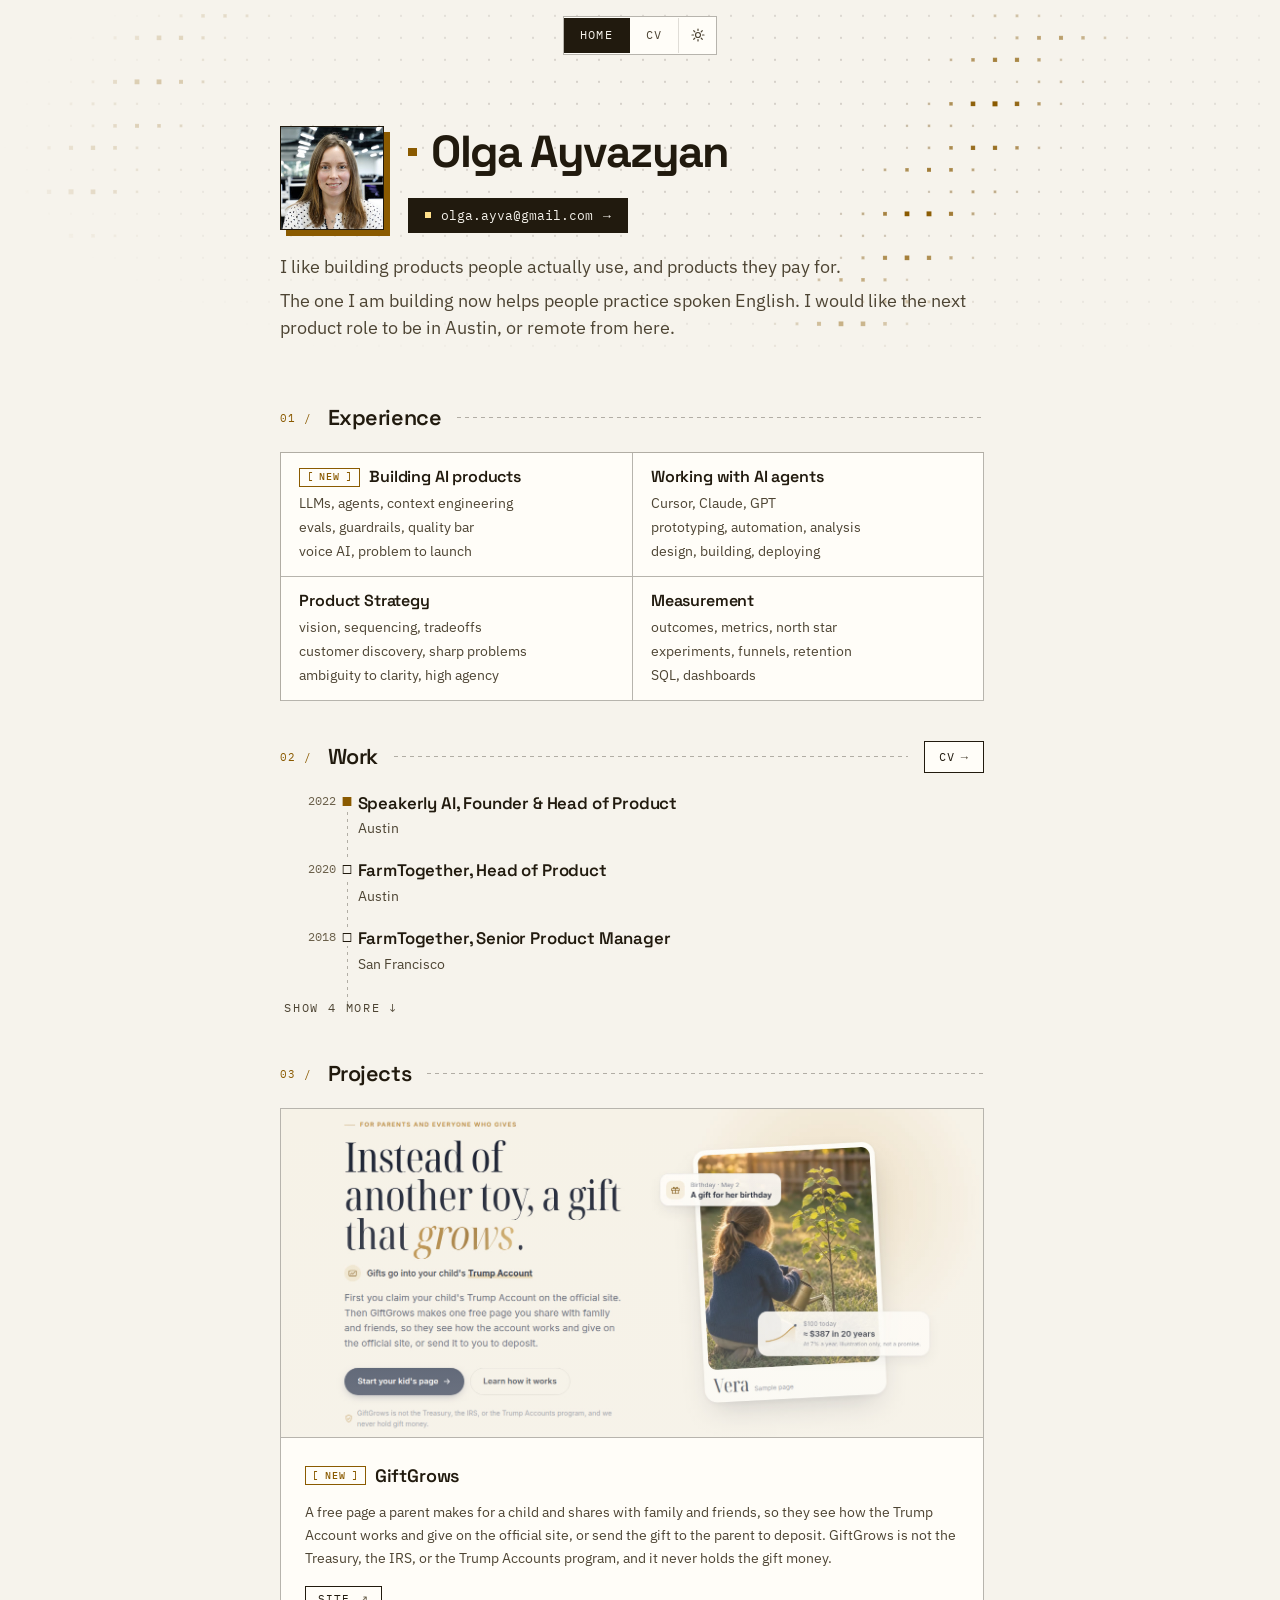
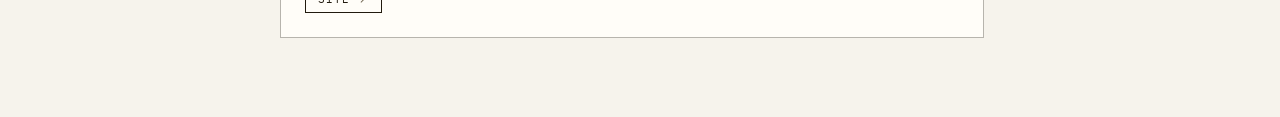
<file: index.html>
<!DOCTYPE html>
<html lang="en">
<head>
  <meta charset="utf-8">
  <meta name="viewport" content="width=device-width, initial-scale=1">
  <title>Olga Ayvazyan</title>
  <meta name="description" content="Olga Ayvazyan. I build products people use, and products they pay for.">
  <meta name="robots" content="noindex">
  <link rel="icon" href="favicon.png" type="image/png">
  <link rel="stylesheet" href="styles.css">
  <script>
    (function () {
      try {
        var t = localStorage.getItem("theme");
        var dark = t === "dark" || ((!t || t === "system") && matchMedia("(prefers-color-scheme: dark)").matches);
        document.documentElement.classList.toggle("dark", dark);
      } catch (e) {}
    })();
  </script>
</head>
<body>
  <nav class="site-nav" aria-label="Site">
    <div class="nav-pill cut">
      <ul class="nav-links">
        <li><a class="nav-link" href="index.html" aria-current="page">Home</a></li>
        <li><a class="nav-link" href="cv.html">CV</a></li>
      </ul>
      <span class="nav-rule" aria-hidden="true"></span>
      <button type="button" class="theme-toggle" data-theme-toggle aria-label="Switch color theme">
        <svg class="icon-moon" xmlns="http://www.w3.org/2000/svg" fill="none" viewBox="0 0 24 24" stroke-width="1.8" stroke="currentColor" aria-hidden="true">
          <path stroke-linecap="round" stroke-linejoin="round" d="M21.752 15.002A9.718 9.718 0 0118 15.75c-5.385 0-9.75-4.365-9.75-9.75 0-1.33.266-2.597.748-3.752A9.753 9.753 0 003 11.25C3 16.635 7.365 21 12.75 21a9.753 9.753 0 009.002-5.998z"/>
        </svg>
        <svg class="icon-sun" xmlns="http://www.w3.org/2000/svg" fill="none" viewBox="0 0 24 24" stroke-width="1.8" stroke="currentColor" aria-hidden="true">
          <path stroke-linecap="round" stroke-linejoin="round" d="M12 3v2.25m6.364.386-1.591 1.591M21 12h-2.25m-.386 6.364-1.591-1.591M12 18.75V21m-4.773-4.227-1.591 1.591M5.25 12H3m4.227-4.773L5.636 5.636M15.75 12a3.75 3.75 0 11-7.5 0 3.75 3.75 0 017.5 0z"/>
        </svg>
      </button>
    </div>
  </nav>

  <main class="site-main" id="top">
    <header class="hero">
      <div class="hero-canvas" data-hero-canvas aria-hidden="true">
        <div class="hero-glow"></div>
        <canvas class="hero-webgl"></canvas>
      </div>
      <div class="identity reveal">
        <img class="avatar" src="olga.jpg" width="200" height="200" alt="Olga Ayvazyan">
        <div class="identity-copy">
          <div class="identity-name">
            <span class="gem" aria-hidden="true"></span>
            <h1>Olga Ayvazyan</h1>
          </div>
          <a class="contact" href="mailto:olga.ayva@gmail.com">
            <span class="gem" aria-hidden="true"></span>
            olga.ayva@gmail.com
            <span class="arrow" aria-hidden="true">→</span>
          </a>
        </div>
      </div>
      <div class="intro reveal">
        <p>I like building products people actually use, and products they pay for.</p>
        <p>The one I am building now helps people practice spoken English. I would like the next product role to be in Austin, or remote from here.</p>
      </div>
    </header>

    <section class="section" id="experience" aria-labelledby="experience-heading">
      <div class="section-head reveal">
        <span class="section-index">01 /</span>
        <h2 id="experience-heading">Experience</h2>
        <span class="section-rule" aria-hidden="true"></span>
      </div>
      <div class="area-grid">
        <article class="area spotlight cut cut-hover reveal">
          <h3><span class="new-tag"><span class="new-mark" aria-hidden="true"></span>New</span><span>Building AI products</span></h3>
          <p>LLMs, agents, context engineering</p>
          <p>evals, guardrails, quality bar</p>
          <p>voice AI, problem to launch</p>
        </article>
        <article class="area spotlight cut cut-hover reveal" style="--reveal-delay: 70ms">
          <h3>Working with AI agents</h3>
          <p>Cursor, Claude, GPT</p>
          <p>prototyping, automation, analysis</p>
          <p>design, building, deploying</p>
        </article>
        <article class="area spotlight cut cut-hover reveal" style="--reveal-delay: 140ms">
          <h3>Product Strategy</h3>
          <p>vision, sequencing, tradeoffs</p>
          <p>customer discovery, sharp problems</p>
          <p>ambiguity to clarity, high agency</p>
        </article>
        <article class="area spotlight cut cut-hover reveal" style="--reveal-delay: 210ms">
          <h3>Measurement</h3>
          <p>outcomes, metrics, north star</p>
          <p>experiments, funnels, retention</p>
          <p>SQL, dashboards</p>
        </article>
      </div>
    </section>

    <section class="section" id="work" aria-labelledby="work-heading">
      <div class="section-head reveal">
        <span class="section-index">02 /</span>
        <h2 id="work-heading">Work</h2>
        <span class="section-rule" aria-hidden="true"></span>
        <a class="section-action cut cut-hover" href="cv.html">CV <span class="arrow" aria-hidden="true">→</span></a>
      </div>
      <div class="timeline reveal" data-timeline style="--reveal-delay: 80ms">
        <span class="timeline-rail" aria-hidden="true"></span>
        <ul class="timeline-list" data-timeline-visible>
          <li class="job is-current">
            <p class="when">2022</p>
            <span class="job-mark pulse-dot"></span>
            <div class="job-body">
              <h3>Speakerly AI, Founder &amp; Head of Product</h3>
              <p class="where">Austin</p>
            </div>
          </li>
          <li class="job">
            <p class="when">2020</p>
            <span class="job-mark"></span>
            <div class="job-body">
              <h3>FarmTogether, Head of Product</h3>
              <p class="where">Austin</p>
            </div>
          </li>
          <li class="job">
            <p class="when">2018</p>
            <span class="job-mark"></span>
            <div class="job-body">
              <h3>FarmTogether, Senior Product Manager</h3>
              <p class="where">San Francisco</p>
            </div>
          </li>
          <li class="job">
            <p class="when">2016</p>
            <span class="job-mark"></span>
            <div class="job-body">
              <h3>Pronounce, Software Engineer</h3>
              <p class="where">San Francisco</p>
            </div>
          </li>
          <li class="job">
            <p class="when">2013</p>
            <span class="job-mark"></span>
            <div class="job-body">
              <h3>Yandex, Product Manager</h3>
              <p class="where">Moscow</p>
            </div>
          </li>
          <li class="job">
            <p class="when">2011</p>
            <span class="job-mark"></span>
            <div class="job-body">
              <h3>DevConf, Program Committee</h3>
              <p class="where">Moscow</p>
            </div>
          </li>
          <li class="job">
            <p class="when">2010</p>
            <span class="job-mark"></span>
            <div class="job-body">
              <h3>ING Bank (Eurasia), Internship</h3>
              <p class="where">Moscow</p>
            </div>
          </li>
        </ul>
        <div class="timeline-more" data-timeline-more>
          <div class="timeline-more-clip">
            <ul class="timeline-list" inert></ul>
          </div>
        </div>
        <button type="button" class="show-more" data-timeline-toggle hidden aria-expanded="false">
          <span data-timeline-label>Show more</span>
          <span class="chev" aria-hidden="true">↓</span>
        </button>
      </div>
    </section>

    <section class="section" id="projects" aria-labelledby="projects-heading">
      <div class="section-head reveal">
        <span class="section-index">03 /</span>
        <h2 id="projects-heading">Projects</h2>
        <span class="section-rule" aria-hidden="true"></span>
      </div>
      <div class="project-grid" data-projects>
        <article class="project-card spotlight cut cut-hover reveal">
          <a class="project-shot" href="https://giftgrows.com/" tabindex="-1" aria-hidden="true">
            <img src="giftgrows.jpg" alt="GiftGrows homepage" width="1440" height="675">
          </a>
          <div class="project-body">
            <h3><span class="new-tag"><span class="new-mark" aria-hidden="true"></span>New</span><a href="https://giftgrows.com/">GiftGrows</a></h3>
            <p>A free page a parent makes for a child and shares with family and friends, so they see how the Trump Account works and give on the official site, or send the gift to the parent to deposit. GiftGrows is not the Treasury, the IRS, or the Trump Accounts program, and it never holds the gift money.</p>
            <div class="project-links">
              <a class="chip cut cut-hover" href="https://giftgrows.com/">Site <span class="ext">↗</span></a>
            </div>
          </div>
        </article>
      </div>
    </section>
  </main>
  <script src="site.js"></script>
</body>
</html>
</file>
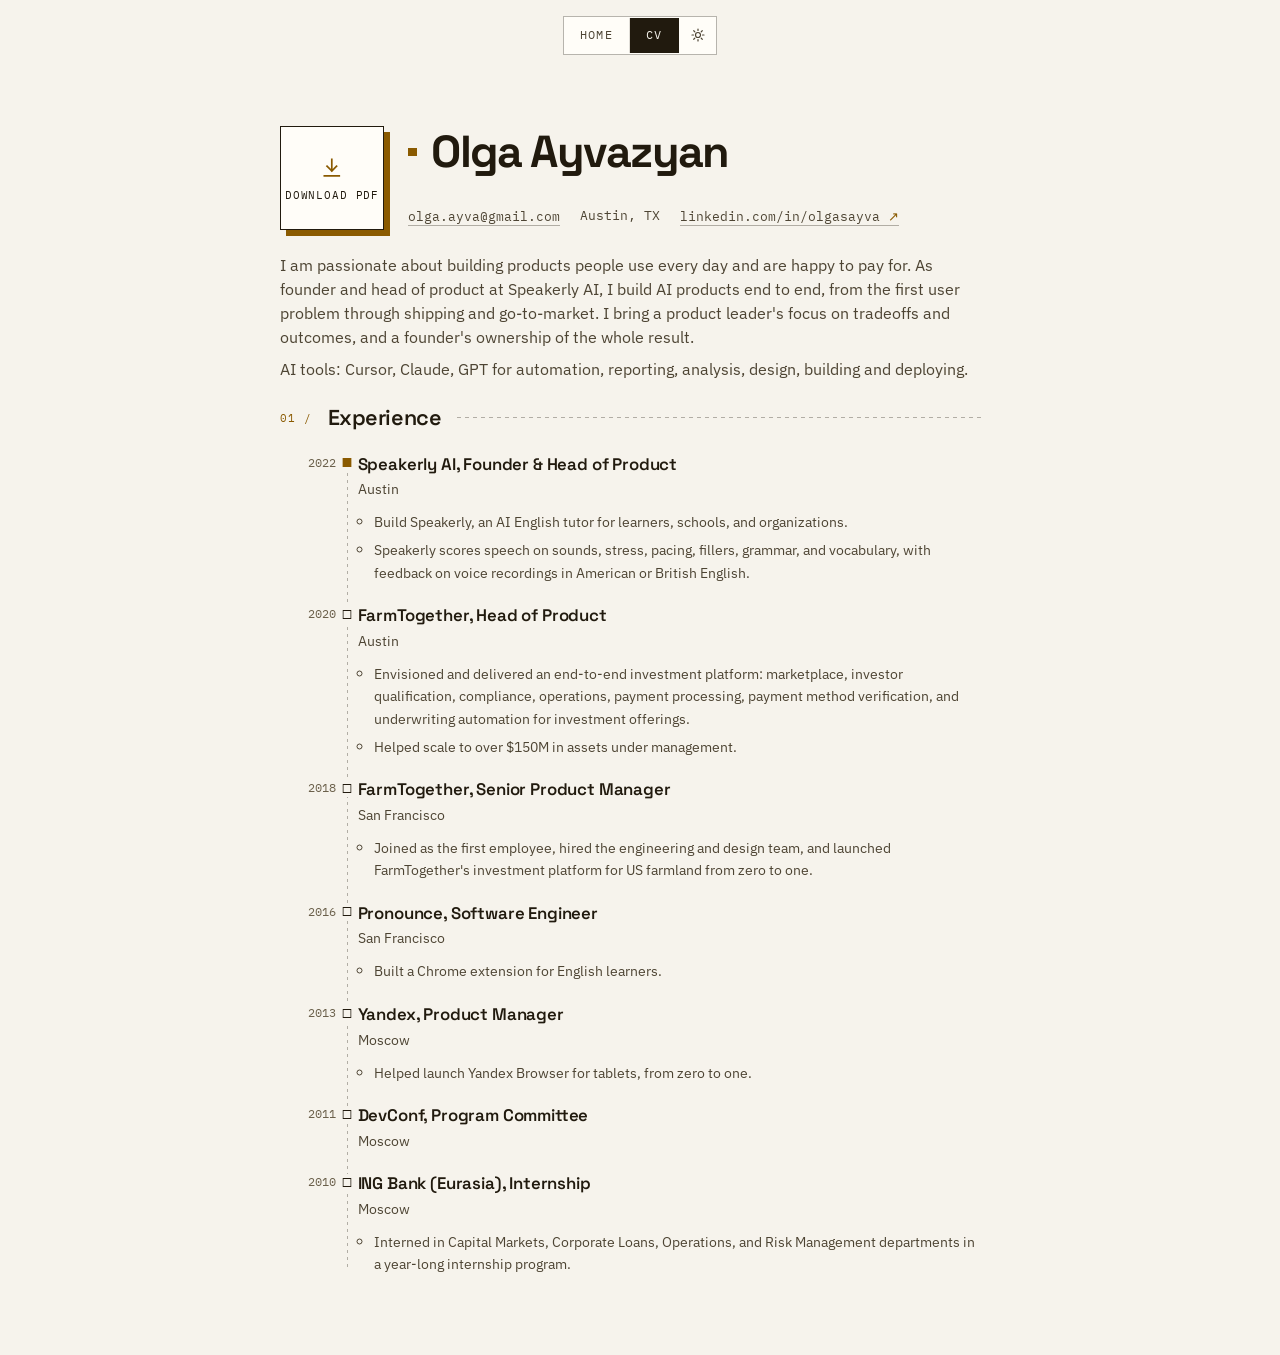
<file: cv.html>
<!DOCTYPE html>
<html lang="en">
<head>
  <meta charset="utf-8">
  <meta name="viewport" content="width=device-width, initial-scale=1">
  <title>Olga Ayvazyan</title>
  <meta name="description" content="Olga Ayvazyan. CV.">
  <meta name="robots" content="noindex">
  <link rel="icon" href="favicon.png" type="image/png">
  <link rel="stylesheet" href="styles.css">
  <script>
    (function () {
      try {
        var t = localStorage.getItem("theme");
        var dark = t === "dark" || ((!t || t === "system") && matchMedia("(prefers-color-scheme: dark)").matches);
        document.documentElement.classList.toggle("dark", dark);
      } catch (e) {}
    })();
  </script>
</head>
<body>
  <nav class="site-nav" aria-label="Site">
    <div class="nav-pill cut">
      <ul class="nav-links">
        <li><a class="nav-link" href="index.html">Home</a></li>
        <li><a class="nav-link" href="cv.html" aria-current="page">CV</a></li>
      </ul>
      <span class="nav-rule" aria-hidden="true"></span>
      <button type="button" class="theme-toggle" data-theme-toggle aria-label="Switch color theme">
        <svg class="icon-moon" xmlns="http://www.w3.org/2000/svg" fill="none" viewBox="0 0 24 24" stroke-width="1.8" stroke="currentColor" aria-hidden="true">
          <path stroke-linecap="round" stroke-linejoin="round" d="M21.752 15.002A9.718 9.718 0 0118 15.75c-5.385 0-9.75-4.365-9.75-9.75 0-1.33.266-2.597.748-3.752A9.753 9.753 0 003 11.25C3 16.635 7.365 21 12.75 21a9.753 9.753 0 009.002-5.998z"/>
        </svg>
        <svg class="icon-sun" xmlns="http://www.w3.org/2000/svg" fill="none" viewBox="0 0 24 24" stroke-width="1.8" stroke="currentColor" aria-hidden="true">
          <path stroke-linecap="round" stroke-linejoin="round" d="M12 3v2.25m6.364.386-1.591 1.591M21 12h-2.25m-.386 6.364-1.591-1.591M12 18.75V21m-4.773-4.227-1.591 1.591M5.25 12H3m4.227-4.773L5.636 5.636M15.75 12a3.75 3.75 0 11-7.5 0 3.75 3.75 0 017.5 0z"/>
        </svg>
      </button>
    </div>
  </nav>

  <main class="site-main cv-page" id="top">
    <header class="hero cv-hero">
      <div class="identity reveal">
        <a class="avatar cv-download-square" href="cv.pdf" download="Olga-Ayvazyan-CV.pdf">
          <svg xmlns="http://www.w3.org/2000/svg" fill="none" viewBox="0 0 24 24" stroke-width="1.6" stroke="currentColor" aria-hidden="true">
            <path stroke-linecap="square" d="M12 4v11m0 0-4.5-4.5M12 15l4.5-4.5M5 19.5h14"/>
          </svg>
          <span>Download PDF</span>
        </a>
        <div class="identity-copy">
          <div class="identity-name">
            <span class="gem" aria-hidden="true"></span>
            <h1>Olga Ayvazyan</h1>
          </div>
          <ul class="cv-contacts" aria-label="Contacts">
            <li><a class="cv-contact" href="mailto:olga.ayva@gmail.com">olga.ayva@gmail.com</a></li>
            <li class="cv-contact">Austin, TX</li>
            <li><a class="cv-contact" href="https://www.linkedin.com/in/olgasayva">linkedin.com/in/olgasayva <span class="ext" aria-hidden="true">↗</span></a></li>
          </ul>
        </div>
      </div>
      <div class="intro reveal">
        <p class="cv-summary">I am passionate about building products people use every day and are happy to pay for. As founder and head of product at Speakerly AI, I build AI products end to end, from the first user problem through shipping and go-to-market. I bring a product leader's focus on tradeoffs and outcomes, and a founder's ownership of the whole result.</p>
        <p class="cv-summary cv-tools">AI tools: Cursor, Claude, GPT for automation, reporting, analysis, design, building and deploying.</p>
      </div>
    </header>

    <section class="section" id="experience" aria-labelledby="experience-heading">
      <div class="section-head reveal">
        <span class="section-index">01 /</span>
        <h2 id="experience-heading">Experience</h2>
        <span class="section-rule" aria-hidden="true"></span>
      </div>
      <div class="timeline">
        <span class="timeline-rail" aria-hidden="true"></span>
        <ul class="timeline-list">
          <li class="job is-current">
            <p class="when">2022</p>
            <span class="job-mark pulse-dot"></span>
            <div class="job-body">
              <h3>Speakerly AI, Founder &amp; Head of Product</h3>
              <p class="where">Austin</p>
              <ul>
                <li>Build Speakerly, an AI English tutor for learners, schools, and organizations.</li>
                <li>Speakerly scores speech on sounds, stress, pacing, fillers, grammar, and vocabulary, with feedback on voice recordings in American or British English.</li>
              </ul>
            </div>
          </li>
          <li class="job">
            <p class="when">2020</p>
            <span class="job-mark"></span>
            <div class="job-body">
              <h3>FarmTogether, Head of Product</h3>
              <p class="where">Austin</p>
              <ul>
                <li>Envisioned and delivered an end-to-end investment platform: marketplace, investor qualification, compliance, operations, payment processing, payment method verification, and underwriting automation for investment offerings.</li>
                <li>Helped scale to over $150M in assets under management.</li>
              </ul>
            </div>
          </li>
          <li class="job">
            <p class="when">2018</p>
            <span class="job-mark"></span>
            <div class="job-body">
              <h3>FarmTogether, Senior Product Manager</h3>
              <p class="where">San Francisco</p>
              <ul>
                <li>Joined as the first employee, hired the engineering and design team, and launched FarmTogether's investment platform for US farmland from zero to one.</li>
              </ul>
            </div>
          </li>
          <li class="job">
            <p class="when">2016</p>
            <span class="job-mark"></span>
            <div class="job-body">
              <h3>Pronounce, Software Engineer</h3>
              <p class="where">San Francisco</p>
              <ul>
                <li>Built a Chrome extension for English learners.</li>
              </ul>
            </div>
          </li>
          <li class="job">
            <p class="when">2013</p>
            <span class="job-mark"></span>
            <div class="job-body">
              <h3>Yandex, Product Manager</h3>
              <p class="where">Moscow</p>
              <ul>
                <li>Helped launch Yandex Browser for tablets, from zero to one.</li>
              </ul>
            </div>
          </li>
          <li class="job">
            <p class="when">2011</p>
            <span class="job-mark"></span>
            <div class="job-body">
              <h3>DevConf, Program Committee</h3>
              <p class="where">Moscow</p>
            </div>
          </li>
          <li class="job">
            <p class="when">2010</p>
            <span class="job-mark"></span>
            <div class="job-body">
              <h3>ING Bank (Eurasia), Internship</h3>
              <p class="where">Moscow</p>
              <ul>
                <li>Interned in Capital Markets, Corporate Loans, Operations, and Risk Management departments in a year-long internship program.</li>
              </ul>
            </div>
          </li>
        </ul>
      </div>
    </section>
  </main>
  <script src="site.js"></script>
</body>
</html>
</file>
<file: styles.css>
/* Signal Grid, Ochre palette: Space Grotesk, IBM Plex Sans, IBM Plex Mono. All SIL Open Font License, latin subsets. */

@font-face {
  font-family: "Space Grotesk";
  font-style: normal;
  font-weight: 400 700;
  font-display: swap;
  src: url("fonts/space-grotesk.woff2") format("woff2");
}

@font-face {
  font-family: "IBM Plex Sans";
  font-style: normal;
  font-weight: 400;
  font-display: swap;
  src: url("fonts/ibm-plex-sans-400.woff2") format("woff2");
}

@font-face {
  font-family: "IBM Plex Sans";
  font-style: normal;
  font-weight: 500;
  font-display: swap;
  src: url("fonts/ibm-plex-sans-500.woff2") format("woff2");
}

@font-face {
  font-family: "IBM Plex Sans";
  font-style: normal;
  font-weight: 600;
  font-display: swap;
  src: url("fonts/ibm-plex-sans-600.woff2") format("woff2");
}

@font-face {
  font-family: "IBM Plex Mono";
  font-style: normal;
  font-weight: 400;
  font-display: swap;
  src: url("fonts/ibm-plex-mono-400.woff2") format("woff2");
}

@font-face {
  font-family: "IBM Plex Mono";
  font-style: normal;
  font-weight: 500;
  font-display: swap;
  src: url("fonts/ibm-plex-mono-500.woff2") format("woff2");
}

:root {
  --bg: #f6f3ec;
  --bg-elevated: #fffdf8;
  --surface: #211a0e05;
  --surface-hover: #8a5a000f;
  --line: #211a0e24;
  --line-strong: #211a0e52;
  --fg: #211a0e;
  --muted: #4d4433;
  --faint: #6b604b;
  --accent: #8a5a00;
  --accent-2: #211a0e;
  --accent-glow: #8a5a0012;
  --amber: #8a5a00;
  --highlight: #ffe08a;
  --selection: #ffe08a99;
  --panel: #fffdf8;
  --panel-hover: #fffdf8;
  --grain-opacity: 0;
  --dot: #211a0e26;
  --on-highlight: #211a0e;
  --dot-lit: #8a5a00;
  --font-sans: "IBM Plex Sans", ui-sans-serif, system-ui, sans-serif;
  --font-mono: "IBM Plex Mono", ui-monospace, monospace;
  --font-display: "Space Grotesk", "IBM Plex Sans", sans-serif;
  color-scheme: light;
}

html.dark {
  --bg: #13100a;
  --bg-elevated: #1c1810;
  --surface: #f3ecdc05;
  --surface-hover: #f0b94a12;
  --line: #f3ecdc1f;
  --line-strong: #f3ecdc4d;
  --fg: #f3ecdc;
  --muted: #c1b59c;
  --faint: #998d75;
  --accent: #f0b94a;
  --accent-2: #f3ecdc;
  --accent-glow: #f0b94a1a;
  --amber: #f0b94a;
  --highlight: #ffe08a;
  --selection: #f0b94a4d;
  --panel: #1c1810;
  --panel-hover: #221e16;
  --dot: #f3ecdc24;
  --on-highlight: #211a0e;
  --dot-lit: #f0b94a;
  color-scheme: dark;
}


*,
*::before,
*::after {
  box-sizing: border-box;
}

html {
  scroll-behavior: smooth;
  overflow-x: hidden;
  background: var(--bg);
}

body {
  margin: 0;
  min-height: 100vh;
  overflow-x: hidden;
  background: var(--bg);
  color: var(--fg);
  font-family: var(--font-sans);
  font-size: 16px;
  line-height: 1.5;
  -webkit-font-smoothing: antialiased;
  text-rendering: optimizeLegibility;
}

body::after {
  content: "";
  position: fixed;
  inset: 0;
  z-index: 80;
  pointer-events: none;
  opacity: var(--grain-opacity);
  background-image: url("data:image/svg+xml,%3Csvg xmlns='http://www.w3.org/2000/svg' width='160' height='160'%3E%3Cfilter id='n'%3E%3CfeTurbulence type='fractalNoise' baseFrequency='0.9' numOctaves='2' stitchTiles='stitch'/%3E%3C/filter%3E%3Crect width='100%25' height='100%25' filter='url(%23n)'/%3E%3C/svg%3E");
}

::selection {
  background: var(--accent-glow);
}

a {
  color: inherit;
  text-decoration: none;
}

button,
a {
  -webkit-tap-highlight-color: transparent;
}

button {
  font: inherit;
  color: inherit;
  background: none;
  border: 0;
  padding: 0;
  cursor: pointer;
}

:focus-visible {
  outline: 2px solid var(--amber);
  outline-offset: 3px;
}

.cut {
  --c: var(--cut, 14px);
  clip-path: polygon(
    0 0,
    calc(100% - var(--c)) 0,
    100% var(--c),
    100% 100%,
    var(--c) 100%,
    0 calc(100% - var(--c))
  );
  background: var(--panel);
  transition: background 0.3s;
}

.cut-hover:hover {
  background: var(--panel-hover);
}

.site-nav {
  position: fixed;
  inset-inline: 0;
  top: 1rem;
  z-index: 50;
  display: flex;
  justify-content: center;
  padding-inline: 1rem;
}

.nav-pill {
  --cut: 10px;
  --cut-bg: color-mix(in srgb, var(--bg-elevated) 72%, transparent);
  display: flex;
  align-items: center;
  gap: 0.25rem;
  padding: 0.25rem 0.25rem 0.25rem 0.375rem;
  background: var(--cut-bg);
  backdrop-filter: blur(24px) saturate(1.5);
}

.nav-links {
  display: flex;
  align-items: center;
  gap: 0.25rem;
  margin: 0;
  padding: 0;
  list-style: none;
}

.nav-link {
  display: block;
  border-radius: 3px;
  padding: 0.375rem 0.875rem;
  font-family: var(--font-mono);
  font-size: 11px;
  text-transform: uppercase;
  letter-spacing: 0.18em;
  color: var(--muted);
  transition: color 0.2s, background 0.2s;
}

.nav-link:hover {
  color: var(--fg);
}

.nav-link[aria-current="page"] {
  background: var(--surface-hover);
  color: var(--fg);
}

.nav-rule {
  width: 1px;
  height: 1rem;
  margin-inline: 0.25rem;
  background: var(--line);
}

.theme-toggle {
  display: grid;
  place-items: center;
  width: 2rem;
  height: 2rem;
  border-radius: 3px;
  color: var(--muted);
}

.theme-toggle:hover {
  background: var(--surface-hover);
  color: var(--fg);
}

.theme-toggle svg {
  width: 1rem;
  height: 1rem;
  transition: transform 0.5s;
}

.theme-toggle:hover svg {
  transform: rotate(45deg);
}

.icon-sun {
  display: none;
}

html:not(.dark) .icon-moon {
  display: none;
}

html:not(.dark) .icon-sun {
  display: block;
}

.site-main {
  position: relative;
  z-index: 10;
  width: min(48rem, 100%);
  margin-inline: auto;
  padding: 7rem 1.25rem 8rem;
}

.hero {
  position: relative;
  padding: 6rem 0 0;
}

.hero-canvas {
  position: absolute;
  z-index: -1;
  left: 50%;
  top: -7rem;
  bottom: 0;
  width: 100vw;
  transform: translateX(-50%);
  pointer-events: none;
  -webkit-mask-image: linear-gradient(to bottom, transparent 0%, #000 18%, #000 58%, transparent 100%);
  mask-image: linear-gradient(to bottom, transparent 0%, #000 18%, #000 58%, transparent 100%);
}

.hero-glow {
  position: absolute;
  inset: 0;
  background: radial-gradient(ellipse 55% 45% at 50% 45%, var(--accent-glow), transparent 70%);
}

.hero-webgl {
  position: absolute;
  inset: 0;
  width: 100%;
  height: 100%;
  display: block;
  opacity: 0;
  transition: opacity 1.6s;
}

.hero-webgl.is-on {
  opacity: 1;
}

.identity {
  display: flex;
  flex-direction: column;
  align-items: flex-start;
  gap: 1.15rem;
}

.identity-copy {
  display: flex;
  flex-direction: column;
  align-items: flex-start;
  gap: 1.15rem;
  min-width: 0;
}

.avatar {
  --c: 18px;
  width: 108px;
  height: 108px;
  object-fit: cover;
  flex-shrink: 0;
  clip-path: polygon(
    0 0,
    calc(100% - var(--c)) 0,
    100% var(--c),
    100% 100%,
    var(--c) 100%,
    0 calc(100% - var(--c))
  );
}

.intro {
  max-width: 36rem;
  margin-top: 1.75rem;
}

.intro p {
  margin: 0;
  font-size: 1.05rem;
  line-height: 1.55;
  color: var(--muted);
}

.intro p + p {
  margin-top: 0.45rem;
}

.identity-name {
  display: flex;
  align-items: center;
  gap: 0.9rem;
}

.contact {
  --c: 9px;
  display: inline-flex;
  align-items: center;
  gap: 0.625rem;
  padding: 0.5rem 1rem;
  background: var(--fg);
  color: var(--bg);
  font-family: var(--font-mono);
  font-size: 12px;
  line-height: 1;
  clip-path: polygon(
    0 0,
    calc(100% - var(--c)) 0,
    100% var(--c),
    100% 100%,
    var(--c) 100%,
    0 calc(100% - var(--c))
  );
  transition: opacity 0.2s;
}

.contact:hover {
  opacity: 0.85;
}

.contact .gem {
  width: 0.375rem;
  height: 0.375rem;
}

.contact .arrow {
  transition: transform 0.2s;
}

.contact:hover .arrow {
  transform: translateX(2px);
}

.identity .contact {
  margin-left: calc(0.5rem + 0.9rem);
}

.cv-header .contact {
  margin-top: 1.15rem;
}

.gem {
  width: 0.5rem;
  height: 0.5rem;
  flex-shrink: 0;
  background: var(--amber);
  transform: rotate(45deg);
}

h1 {
  margin: 0;
  font-family: var(--font-display);
  font-size: 1.65rem;
  font-weight: 400;
  line-height: 1.25;
  letter-spacing: 0.06em;
  text-transform: uppercase;
  background: var(--steel);
  -webkit-background-clip: text;
  background-clip: text;
  color: transparent;
}

.cv-header {
  margin-bottom: 3.5rem;
  text-align: center;
}

.cv-header h1 {
  font-size: 1.5rem;
  letter-spacing: 0.08em;
}

.cv-page .section {
  margin-top: 0;
}

.cv-download {
  --c: 8px;
  display: inline-flex;
  align-items: center;
  gap: 0.5rem;
  margin-top: 1.15rem;
  padding: 0.55rem 1.1rem;
  background: var(--fg);
  color: var(--bg);
  font-family: var(--font-mono);
  font-size: 12px;
  letter-spacing: 0.14em;
  line-height: 1;
  text-transform: uppercase;
  clip-path: polygon(
    0 0,
    calc(100% - var(--c)) 0,
    100% var(--c),
    100% 100%,
    var(--c) 100%,
    0 calc(100% - var(--c))
  );
  transition: opacity 0.2s;
}

.cv-download:hover {
  opacity: 0.85;
}

.cv-summary {
  max-width: 40rem;
  margin: 1.6rem auto 0;
  text-align: center;
  color: var(--muted);
  font-size: 1.02rem;
  line-height: 1.6;
}

.section {
  margin-top: 6rem;
  scroll-margin-top: 5.5rem;
}

.section-head {
  display: flex;
  align-items: center;
  gap: 1rem;
  margin-bottom: 2rem;
}

.section:not(:has(.area, .skill, .timeline-list li, .project-card)) .section-head {
  margin-bottom: 0;
}

.section-index {
  font-family: var(--font-mono);
  font-size: 11px;
  letter-spacing: 0.2em;
  color: var(--faint);
  white-space: nowrap;
}

.section-head h2 {
  margin: 0;
  font-family: var(--font-display);
  font-size: 15px;
  font-weight: 400;
  letter-spacing: 0.2em;
  text-transform: uppercase;
}

.section-rule {
  flex: 1;
  min-width: 1.5rem;
  height: 1px;
  background: var(--line);
}

.section-action {
  --cut: 8px;
  display: inline-flex;
  align-items: center;
  gap: 0.375rem;
  flex-shrink: 0;
  padding: 0.375rem 0.875rem;
  font-family: var(--font-mono);
  font-size: 12px;
  letter-spacing: 0.15em;
  text-transform: uppercase;
}

.section-action .arrow {
  color: var(--muted);
  transition: transform 0.2s;
}

.section-action:hover .arrow {
  transform: translateX(2px);
}

.area-grid {
  display: grid;
  gap: 1rem;
}

.area {
  --cut: 14px;
  height: 100%;
  padding: 1.25rem;
}

.area h3,
.area p {
  position: relative;
}

.area h3 {
  display: flex;
  flex-wrap: wrap;
  align-items: center;
  gap: 0.55rem;
  margin: 0;
  font-size: 1rem;
  font-weight: 500;
  letter-spacing: 0;
  text-transform: none;
}

.new-tag {
  --c: 5px;
  display: inline-flex;
  align-items: center;
  gap: 0.35rem;
  flex-shrink: 0;
  padding: 0.2rem 0.45rem;
  background: color-mix(in srgb, var(--amber) 18%, transparent);
  color: var(--amber);
  font-family: var(--font-mono);
  font-size: 10px;
  font-weight: 500;
  letter-spacing: 0.18em;
  line-height: 1;
  text-transform: uppercase;
  clip-path: polygon(
    0 0,
    calc(100% - var(--c)) 0,
    100% var(--c),
    100% 100%,
    var(--c) 100%,
    0 calc(100% - var(--c))
  );
}

.new-mark {
  width: 0.35rem;
  height: 0.35rem;
  background: var(--amber);
  transform: rotate(45deg);
}

.area p {
  margin: 0.55rem 0 0;
  font-size: 0.875rem;
  line-height: 1.65;
  color: var(--muted);
}

.lead {
  color: var(--fg);
  font-weight: 500;
}

.timeline {
  --date: 3.25rem;
  --rail-gap: 1.35rem;
  position: relative;
}

.timeline-rail {
  position: absolute;
  left: calc(var(--date) + var(--rail-gap) / 2);
  top: 0.45rem;
  bottom: 0.45rem;
  width: 1px;
  background: linear-gradient(to bottom, var(--amber), var(--line-strong), transparent);
}

.timeline:not(:has(li)) .timeline-rail {
  display: none;
}

.timeline-list {
  margin: 0;
  padding: 0;
  list-style: none;
}

.job {
  position: relative;
  display: grid;
  grid-template-columns: var(--date) minmax(0, 1fr);
  column-gap: var(--rail-gap);
  padding: 0 0 1.65rem;
}

.job:last-child {
  padding-bottom: 0;
}

.job-mark {
  position: absolute;
  left: calc(var(--date) + var(--rail-gap) / 2);
  top: 0.42rem;
  width: 8px;
  height: 8px;
  background: var(--faint);
  outline: 4px solid var(--bg);
  transform: translateX(-50%) rotate(45deg);
  transition: background 0.2s;
}

.job:hover .job-mark {
  background: var(--accent-2);
}

.job.is-current .job-mark {
  background: var(--amber);
}

.job-mark.pulse-dot {
  position: absolute;
}

.pulse-dot::after {
  content: "";
  position: absolute;
  inset: 0;
  background: inherit;
  animation: pulse-ring 2.2s cubic-bezier(0.2, 0.6, 0.3, 1) infinite;
}

@keyframes pulse-ring {
  0% {
    opacity: 0.7;
    transform: scale(1);
  }

  to {
    opacity: 0;
    transform: scale(3);
  }
}

.job h3 {
  margin: 0;
  font-size: 1.05rem;
  font-weight: 500;
}

.job .when {
  grid-column: 1;
  margin: 0;
  padding-top: 0.18rem;
  text-align: right;
  font-family: var(--font-mono);
  font-size: 0.72rem;
  line-height: 1.35;
  color: var(--faint);
}

.job-body {
  grid-column: 2;
}

.job .where {
  margin: 0.15rem 0 0;
  font-size: 0.875rem;
  color: var(--muted);
}

.job-body ul {
  margin: 0.7rem 0 0;
  padding: 0 0 0 1.05rem;
  color: var(--muted);
  font-size: 0.9rem;
  line-height: 1.55;
}

.job-body li + li {
  margin-top: 0.35rem;
}

.cv-jobs {
  position: relative;
}

.cv-rail {
  display: none;
}

.cv-item {
  position: relative;
  margin-bottom: 1rem;
}

.cv-item:last-child {
  margin-bottom: 0;
}

.cv-dot {
  display: none;
}

.cv-entry {
  padding: 1.25rem;
}

.cv-entry h3 {
  margin: 0;
  font-size: 1.125rem;
  font-weight: 600;
  letter-spacing: 0;
  text-transform: none;
}

.cv-entry .when {
  margin: 0.2rem 0 0;
  font-family: var(--font-mono);
  font-size: 0.75rem;
  color: var(--faint);
}

.cv-entry .role {
  margin: 0.75rem 0 0;
  line-height: 1.65;
  color: var(--muted);
}

.timeline-more {
  display: grid;
  grid-template-rows: 0fr;
  opacity: 0;
  transition: grid-template-rows 0.5s ease-out, opacity 0.5s ease-out;
}

.timeline-more.is-open {
  grid-template-rows: 1fr;
  opacity: 1;
}

.timeline-more-clip {
  min-height: 0;
  overflow: hidden;
}

.timeline-more .timeline-list {
  padding-top: 1.75rem;
}

.show-more[hidden] {
  display: none;
}

.show-more {
  display: inline-flex;
  align-items: center;
  gap: 0.5rem;
  margin-top: 1.5rem;
  margin-left: 0.25rem;
  font-family: var(--font-mono);
  font-size: 0.75rem;
  letter-spacing: 0.15em;
  text-transform: uppercase;
  color: var(--muted);
  transition: color 0.2s;
}

.show-more:hover {
  color: var(--fg);
}

.show-more .chev {
  transition: transform 0.3s;
}

.show-more[aria-expanded="true"] .chev {
  transform: rotate(180deg);
}

.project-grid {
  display: grid;
  gap: 1.5rem;
}

.project-card {
  --cut: 24px;
}

.project-shot {
  position: relative;
  display: block;
  aspect-ratio: 32 / 15;
  overflow: hidden;
}

.project-shot img {
  width: 100%;
  height: 100%;
  object-fit: cover;
  object-position: top;
  transition: transform 0.7s ease-out;
}

.project-card:hover .project-shot img {
  transform: scale(1.03);
}

.project-shot::after {
  content: "";
  position: absolute;
  inset: 0;
  background: linear-gradient(to top, color-mix(in srgb, var(--bg) 40%, transparent), transparent);
  pointer-events: none;
}

.project-body {
  position: relative;
  display: flex;
  flex-direction: column;
  gap: 0.75rem;
  padding: 1.25rem;
}

.project-body h3 {
  display: flex;
  flex-wrap: wrap;
  align-items: center;
  gap: 0.55rem;
  margin: 0;
  font-size: 1.125rem;
  font-weight: 500;
}

.project-body p {
  margin: 0;
  font-size: 0.875rem;
  line-height: 1.65;
  color: var(--muted);
}

.project-links {
  display: flex;
  flex-wrap: wrap;
  gap: 0.5rem;
  padding-top: 0.25rem;
}

.chip {
  --cut: 6px;
  padding: 0.25rem 0.75rem;
  font-family: var(--font-mono);
  font-size: 11px;
  color: var(--muted);
  transition: color 0.2s;
}

.chip:hover {
  color: var(--fg);
}

.chip .ext {
  color: var(--faint);
}

.skills {
  list-style: none;
  margin: 0;
  padding: 0;
  display: flex;
  flex-direction: column;
  gap: 0.75rem;
}

.skill {
  --cut: 16px;
  display: grid;
  grid-template-columns: auto 1fr;
  gap: 0.9rem 1.1rem;
  align-items: start;
  padding: 1.15rem 1.25rem;
}

.skill-index {
  padding-top: 0.2rem;
  font-family: var(--font-mono);
  font-size: 11px;
  letter-spacing: 0.18em;
  color: var(--faint);
}

.skill p {
  margin: 0;
  font-size: 1.02rem;
  line-height: 1.55;
  color: var(--muted);
}

.spotlight {
  position: relative;
  overflow: hidden;
  transform: perspective(900px) rotateX(var(--rx, 0deg)) rotateY(var(--ry, 0deg));
  transform-style: preserve-3d;
  transition: transform 0.4s cubic-bezier(0.2, 0.7, 0.2, 1), background 0.3s;
}

.spotlight::before {
  content: "";
  position: absolute;
  inset: 0;
  pointer-events: none;
  opacity: 0;
  background: radial-gradient(320px circle at var(--mx, 50%) var(--my, 50%), var(--accent-glow), transparent 70%);
  transition: opacity 0.3s;
}

.spotlight:hover::before {
  opacity: 1;
}

@media (min-width: 640px) {
  .site-main {
    padding-inline: 2rem;
  }

  .hero {
    padding: 11rem 0 0;
  }

  h1 {
    font-size: 1.9rem;
    white-space: nowrap;
  }

  .identity {
    flex-direction: row;
    align-items: center;
    gap: 1.75rem;
  }

  .cv-header h1 {
    font-size: 2rem;
  }

  .section-head h2 {
    font-size: 1rem;
  }

  .area-grid {
    grid-template-columns: 1fr 1fr;
  }

  .timeline {
    --date: 3.5rem;
  }

  .cv-rail {
    display: block;
    position: absolute;
    left: 0;
    top: 1.5rem;
    bottom: 1.5rem;
    width: 1px;
    background: linear-gradient(to bottom, var(--amber), var(--line-strong), transparent);
  }

  .cv-item {
    margin-left: 1.5rem;
  }

  .cv-dot {
    display: block;
    position: absolute;
    left: -1.75rem;
    top: 1.65rem;
    width: 8px;
    height: 8px;
    background: var(--faint);
    outline: 4px solid var(--bg);
    transform: rotate(45deg);
  }

  .cv-item:first-child .cv-dot {
    background: var(--amber);
  }

  .project-body {
    padding: 1.5rem;
  }
}

@media (scripting: enabled) and (prefers-reduced-motion: no-preference) {
  html.js .reveal {
    opacity: 0;
    filter: blur(4px);
    transform: translateY(18px);
    transition: opacity 0.8s cubic-bezier(0.2, 0.7, 0.2, 1), transform 0.8s cubic-bezier(0.2, 0.7, 0.2, 1), filter 0.8s;
    transition-delay: var(--reveal-delay, 0s);
  }

  html.js .reveal.is-in {
    opacity: 1;
    filter: none;
    transform: none;
  }

  html.js .spotlight.reveal.is-in {
    transform: perspective(900px) rotateX(var(--rx, 0deg)) rotateY(var(--ry, 0deg));
  }
}

@media (prefers-reduced-motion: reduce) {
  html {
    scroll-behavior: auto;
  }

  .spotlight,
  .theme-toggle svg,
  .hero-webgl,
  .show-more .chev,
  .project-shot img {
    transition: none;
  }

  .spotlight {
    transform: none;
  }

  .gem {
    transform: rotate(45deg);
  }

  .pulse-dot::after {
    animation: none;
  }
}

@media (max-width: 520px) {
  .timeline {
    --date: 2.6rem;
    --rail-gap: 1.05rem;
  }

  .job .when {
    font-size: 0.68rem;
  }
}

@media print {
  @page {
    margin: 14mm;
  }

  html,
  html.dark {
    --bg: #fff;
    --bg-elevated: #fff;
    --fg: #141518;
    --muted: #3e4146;
    --faint: #555;
    --amber: #d97706;
    --line-strong: #14161a47;
    --steel: none;
    color-scheme: light;
  }

  .site-nav,
  .hero-canvas,
  .hero-glow,
  .cv-download,
  .theme-toggle,
  body::after {
    display: none !important;
  }

  html,
  body {
    background: #fff !important;
    color: #171717 !important;
  }

  h1,
  .job h3,
  .section-head h2 {
    background: none !important;
    color: #141518 !important;
    -webkit-text-fill-color: #141518;
  }

  .site-main {
    max-width: none;
    padding: 0;
  }

  .cv-header {
    margin-bottom: 1.5rem;
  }

  .cv-summary,
  .job .where,
  .job-body ul {
    color: #333 !important;
  }

  .job .when {
    color: #555 !important;
  }

  .timeline-rail,
  .job-mark,
  .gem {
    print-color-adjust: exact;
    -webkit-print-color-adjust: exact;
  }

  .reveal,
  .spotlight {
    opacity: 1 !important;
    filter: none !important;
    transform: none !important;
    animation: none !important;
  }

  .pulse-dot::after {
    animation: none !important;
    display: none !important;
  }
}

.cut,
.avatar,
.contact,
.new-tag,
.cv-download {
  clip-path: none;
}

h1 {
  background: none;
  color: var(--fg);
  -webkit-background-clip: border-box;
  background-clip: border-box;
}

.gem,
.new-mark,
.job-mark {
  transform: none;
}

.job-mark {
  transform: translateX(-50%);
}

.identity .contact {
  margin-left: 0;
}

.hero-glow {
  display: none;
}

::selection {
  background: var(--selection);
}

:focus-visible {
  outline-color: var(--accent);
}

@media (prefers-reduced-motion: reduce) {
  .gem {
    transform: none;
  }
}

.hero-canvas {
  -webkit-mask-image: radial-gradient(ellipse 70% 75% at 60% 45%, #000 30%, transparent 85%);
  mask-image: radial-gradient(ellipse 70% 75% at 60% 45%, #000 30%, transparent 85%);
}

.site-nav {
  justify-content: center;
  padding-inline: 1.5rem;
}

.nav-pill {
  border: 1px solid var(--line-strong);
  background: var(--bg-elevated);
  backdrop-filter: none;
  padding: 0;
  gap: 0;
}

.nav-links {
  gap: 0;
}

.nav-link {
  border-radius: 0;
  font-size: 12px;
  letter-spacing: 0.1em;
  padding: 0.55rem 1rem;
  border-right: 1px solid var(--line);
}

.nav-link[aria-current="page"] {
  background: var(--fg);
  color: var(--bg);
}

.nav-rule {
  display: none;
}

.theme-toggle {
  border-radius: 0;
  width: 2.3rem;
  height: 2.3rem;
}

.avatar {
  width: 104px;
  height: 104px;
  border: 1px solid var(--fg);
  box-shadow: 6px 6px 0 var(--accent);
}

h1 {
  font-family: var(--font-display);
  font-size: 2.2rem;
  font-weight: 700;
  letter-spacing: -0.035em;
  text-transform: none;
}

.gem {
  width: 0.55rem;
  height: 0.55rem;
  background: var(--accent);
}

.contact {
  padding: 0.6rem 1rem;
  border: 1px solid var(--fg);
  background: var(--fg);
  color: var(--bg);
  font-size: 13px;
  transition: background 0.2s, color 0.2s;
}

.contact:hover {
  opacity: 1;
  background: var(--highlight);
  color: var(--on-highlight);
}

.contact .gem {
  background: var(--highlight);
}

.contact:hover .gem {
  background: var(--on-highlight);
}

.intro p {
  font-size: 1.1rem;
}

.section-head h2 {
  font-family: var(--font-display);
  font-size: 1.35rem;
  font-weight: 600;
  letter-spacing: -0.02em;
  text-transform: none;
}

.section-index {
  color: var(--accent);
  letter-spacing: 0.08em;
}

.section-rule {
  background: repeating-linear-gradient(to right, var(--line-strong) 0 4px, transparent 4px 8px);
}

.section-action {
  border: 1px solid var(--fg);
  letter-spacing: 0.08em;
}

.area-grid {
  gap: 0;
  border-top: 1px solid var(--line-strong);
  border-left: 1px solid var(--line-strong);
}

.area {
  border-right: 1px solid var(--line-strong);
  border-bottom: 1px solid var(--line-strong);
  box-shadow: inset 0 3px 0 transparent;
  transition: box-shadow 0.2s, background 0.2s;
}

.area:hover {
  box-shadow: inset 0 3px 0 var(--accent);
}

.area h3,
.job h3,
.project-body h3 {
  font-family: var(--font-display);
  font-weight: 600;
  letter-spacing: -0.01em;
}

.new-tag {
  padding: 0.2rem 0.4rem;
  border: 1px solid var(--accent);
  background: none;
  color: var(--accent);
  letter-spacing: 0.1em;
}

.new-tag::before {
  content: "[";
}

.new-tag::after {
  content: "]";
}

.new-mark {
  display: none;
}

.spotlight::before {
  background: radial-gradient(260px circle at var(--mx, 50%) var(--my, 50%), var(--accent-glow), transparent 70%);
}

.timeline-rail {
  background: repeating-linear-gradient(to bottom, var(--line-strong) 0 3px, transparent 3px 7px);
}

.job-mark {
  width: 9px;
  height: 9px;
  background: var(--bg);
  border: 1.5px solid var(--fg);
}

.job.is-current .job-mark {
  background: var(--accent);
  border-color: var(--accent);
}

.project-card {
  border: 1px solid var(--line-strong);
}

.project-shot {
  border-bottom: 1px solid var(--line-strong);
}

.chip {
  border: 1px solid var(--fg);
  color: var(--fg);
  text-transform: uppercase;
  letter-spacing: 0.1em;
}

.chip:hover {
  background: var(--highlight);
  color: var(--on-highlight);
}

@media (min-width: 640px) {
  h1 {
    font-size: 2.8rem;
  }
}

.cv-header .contact,
.cv-download {
  margin-inline: 0.25rem;
}

.cv-download {
  padding: 0.6rem 1rem;
  border: 1px solid var(--fg);
  background: transparent;
  color: var(--fg);
  font-size: 13px;
  line-height: 1;
  transition: background 0.2s, color 0.2s;
}

.cv-download:hover {
  opacity: 1;
  background: var(--highlight);
  color: var(--on-highlight);
}

@media print {
  html,
  html.dark {
    --bg: #fff;
    --bg-elevated: #fff;
    --fg: #211a0e;
    --muted: #4d4433;
    --faint: #6b604b;
    --accent: #8a5a00;
    --amber: #8a5a00;
    --line: #211a0e24;
    --line-strong: #211a0e52;
    color-scheme: light;
  }

  html,
  body {
    color: #211a0e !important;
    font-size: 10.5pt;
  }

  h1,
  .job h3,
  .section-head h2 {
    color: #211a0e !important;
    -webkit-text-fill-color: #211a0e;
  }

  .cv-summary,
  .job .where,
  .job-body ul {
    color: #4d4433 !important;
  }

  .job .when {
    color: #6b604b !important;
  }

  .contact {
    border: 1px solid #211a0e52;
    background: none !important;
    color: #211a0e !important;
    padding: 0.35rem 0.7rem;
  }

  .contact .gem {
    background: #8a5a00;
    print-color-adjust: exact;
    -webkit-print-color-adjust: exact;
  }

  .contact .arrow {
    display: none;
  }

  .cv-header {
    margin-bottom: 1.25rem;
  }

  .cv-summary {
    margin-top: 0.9rem;
  }

  .section-head {
    margin-bottom: 1.1rem;
    break-after: avoid;
  }

  .job {
    padding-bottom: 0.95rem;
    break-inside: avoid;
  }

  .job-mark {
    outline-color: #fff;
  }

  .timeline-rail,
  .section-rule {
    print-color-adjust: exact;
    -webkit-print-color-adjust: exact;
  }
}

.cv-header h1 {
  letter-spacing: -0.03em;
}

.site-main {
  padding-top: 4.25rem;
  padding-bottom: 5rem;
}

.hero {
  padding-top: 1.5rem;
}

.intro {
  margin-top: 1.1rem;
}

.section {
  margin-top: 3.5rem;
  scroll-margin-top: 4.5rem;
}

.section-head {
  margin-bottom: 1.1rem;
}

.area {
  padding: 0.85rem 1rem 0.9rem;
}

.area p {
  margin-top: 0.2rem;
  line-height: 1.5;
}

.job {
  padding-bottom: 1.2rem;
}

@media (min-width: 640px) {
  .hero {
    padding-top: 2.75rem;
  }

  .identity {
    gap: 1.5rem;
  }

  .intro {
    margin-top: 1.25rem;
  }

  .section {
    margin-top: 3rem;
  }

  .area {
    padding: 0.8rem 1.15rem 0.85rem;
  }
}

@media (min-width: 640px) and (min-height: 700px) {
  .hero {
    padding-top: 3.5rem;
  }
}

html {
  scrollbar-gutter: stable;
}

.cv-header {
  margin-bottom: 2.5rem;
  padding-top: 1.5rem;
  text-align: left;
}

.cv-header h1 {
  font-size: 2.2rem;
  letter-spacing: -0.035em;
}

.cv-actions {
  display: flex;
  flex-wrap: wrap;
  align-items: center;
  gap: 0.75rem 1.25rem;
  margin-top: 1rem;
}

.cv-contacts {
  display: flex;
  flex-wrap: wrap;
  align-items: center;
  gap: 0.5rem 1.25rem;
  margin: 0;
  padding: 0;
  list-style: none;
}

.cv-header .contact,
.cv-download {
  margin: 0;
}

.cv-contact {
  font-family: var(--font-mono);
  font-size: 13px;
  color: var(--muted);
}

a.cv-contact {
  border-bottom: 1px solid var(--line-strong);
  transition: color 0.2s, border-color 0.2s;
}

a.cv-contact:hover {
  color: var(--fg);
  border-color: var(--accent);
}

.cv-contact .ext {
  color: var(--accent);
}

.cv-summary {
  max-width: 40rem;
  margin: 1.25rem 0 0;
  text-align: left;
  font-size: 1.05rem;
  line-height: 1.6;
}

@media (min-width: 640px) {
  .cv-header {
    padding-top: 2.75rem;
  }

  .cv-header h1 {
    font-size: 2.8rem;
  }

  .cv-download {
    margin-left: auto;
  }
}

@media (min-width: 640px) and (min-height: 700px) {
  .cv-header {
    padding-top: 3.5rem;
  }
}

@media print {
  html {
    scrollbar-gutter: auto;
  }

  .cv-header {
    padding-top: 0;
    margin-bottom: 1rem;
  }

  .cv-header h1 {
    font-size: 22pt;
  }

  .cv-actions {
    margin-top: 0.5rem;
  }

  .cv-contact {
    color: #4d4433 !important;
    font-size: 9pt;
  }

  a.cv-contact {
    border-bottom: 0;
  }

  .cv-contact .ext {
    display: none;
  }

  .cv-summary {
    margin-top: 0.7rem;
    max-width: none;
    font-size: 10pt;
    line-height: 1.5;
  }

  .job-body ul {
    margin-top: 0.35rem;
    line-height: 1.45;
  }

  .job-body li + li {
    margin-top: 0.2rem;
  }
}

@supports (margin-left: round(down, 10.5px, 1px)) {
  .site-main {
    margin-inline: 0;
    margin-left: max(0px, round(down, calc((100% - 48rem) / 2), 1px));
  }
}

.area.spotlight,
html.js .area.spotlight.reveal.is-in {
  transform: none;
}

.cv-download-square {
  display: flex;
  flex-direction: column;
  align-items: center;
  justify-content: center;
  gap: 0.55rem;
  flex-shrink: 0;
  background: var(--bg-elevated);
  color: var(--fg);
  font-family: var(--font-mono);
  font-size: 10.5px;
  line-height: 1.2;
  letter-spacing: 0.08em;
  text-align: center;
  text-transform: uppercase;
  transition: background 0.2s, color 0.2s;
}

.cv-download-square svg {
  width: 1.6rem;
  height: 1.6rem;
  color: var(--accent);
}

.cv-download-square:hover {
  background: var(--highlight);
  color: var(--on-highlight);
}

.cv-download-square:hover svg {
  color: var(--on-highlight);
}

.cv-hero .cv-contacts {
  min-height: var(--contact-h);
  gap: 0.25rem 1.25rem;
}

:root {
  --contact-h: calc(13px + 1.2rem + 2px);
}

.cv-hero .cv-summary {
  max-width: none;
  margin: 0;
  font-size: inherit;
  line-height: inherit;
  color: var(--muted);
}

.cv-page .section {
  margin-top: 3.5rem;
}

@media (min-width: 640px) {
  .cv-page .section {
    margin-top: 3rem;
  }

  .cv-hero .cv-contacts {
    flex-wrap: nowrap;
    white-space: nowrap;
  }

  .intro {
    max-width: 44rem;
    min-height: calc(4 * 1.1rem * 1.55);
  }
}

@media print {
  .cv-download-square {
    display: none !important;
  }

  .cv-hero {
    padding-top: 0;
  }

  .cv-hero .identity-copy {
    gap: 0.4rem;
  }

  .cv-hero .cv-contacts {
    min-height: 0;
  }

  .cv-hero .intro {
    min-height: 0;
    margin-top: 0.7rem;
  }

  .cv-hero .intro p {
    font-size: 10pt;
    line-height: 1.5;
    color: #4d4433 !important;
  }

  .cv-page .section {
    margin-top: 1.1rem;
  }
}

@media print {
  .site-main {
    padding: 0 !important;
  }

  .cv-hero {
    padding-top: 0 !important;
  }

  .cv-hero h1 {
    font-size: 22pt;
  }

  .cv-hero .identity-name .gem {
    display: none;
  }
}

@media (min-width: 640px) {
  .section,
  .cv-page .section {
    margin-top: 2.5rem;
  }
}

.cv-hero .cv-summary.cv-tools {
  margin-top: 0.5rem;
}

@media screen and (min-width: 640px) {
  /* The CV intro (4 summary lines + tools line) is taller than the Home intro's
     reserved height; shrink the gap so Experience stays level with Home. */
  .cv-page .section#experience {
    margin-top: calc(2.5rem + 4 * 1.1rem * 1.55 - 5 * 24px - 0.5rem);
  }
}
</file>
